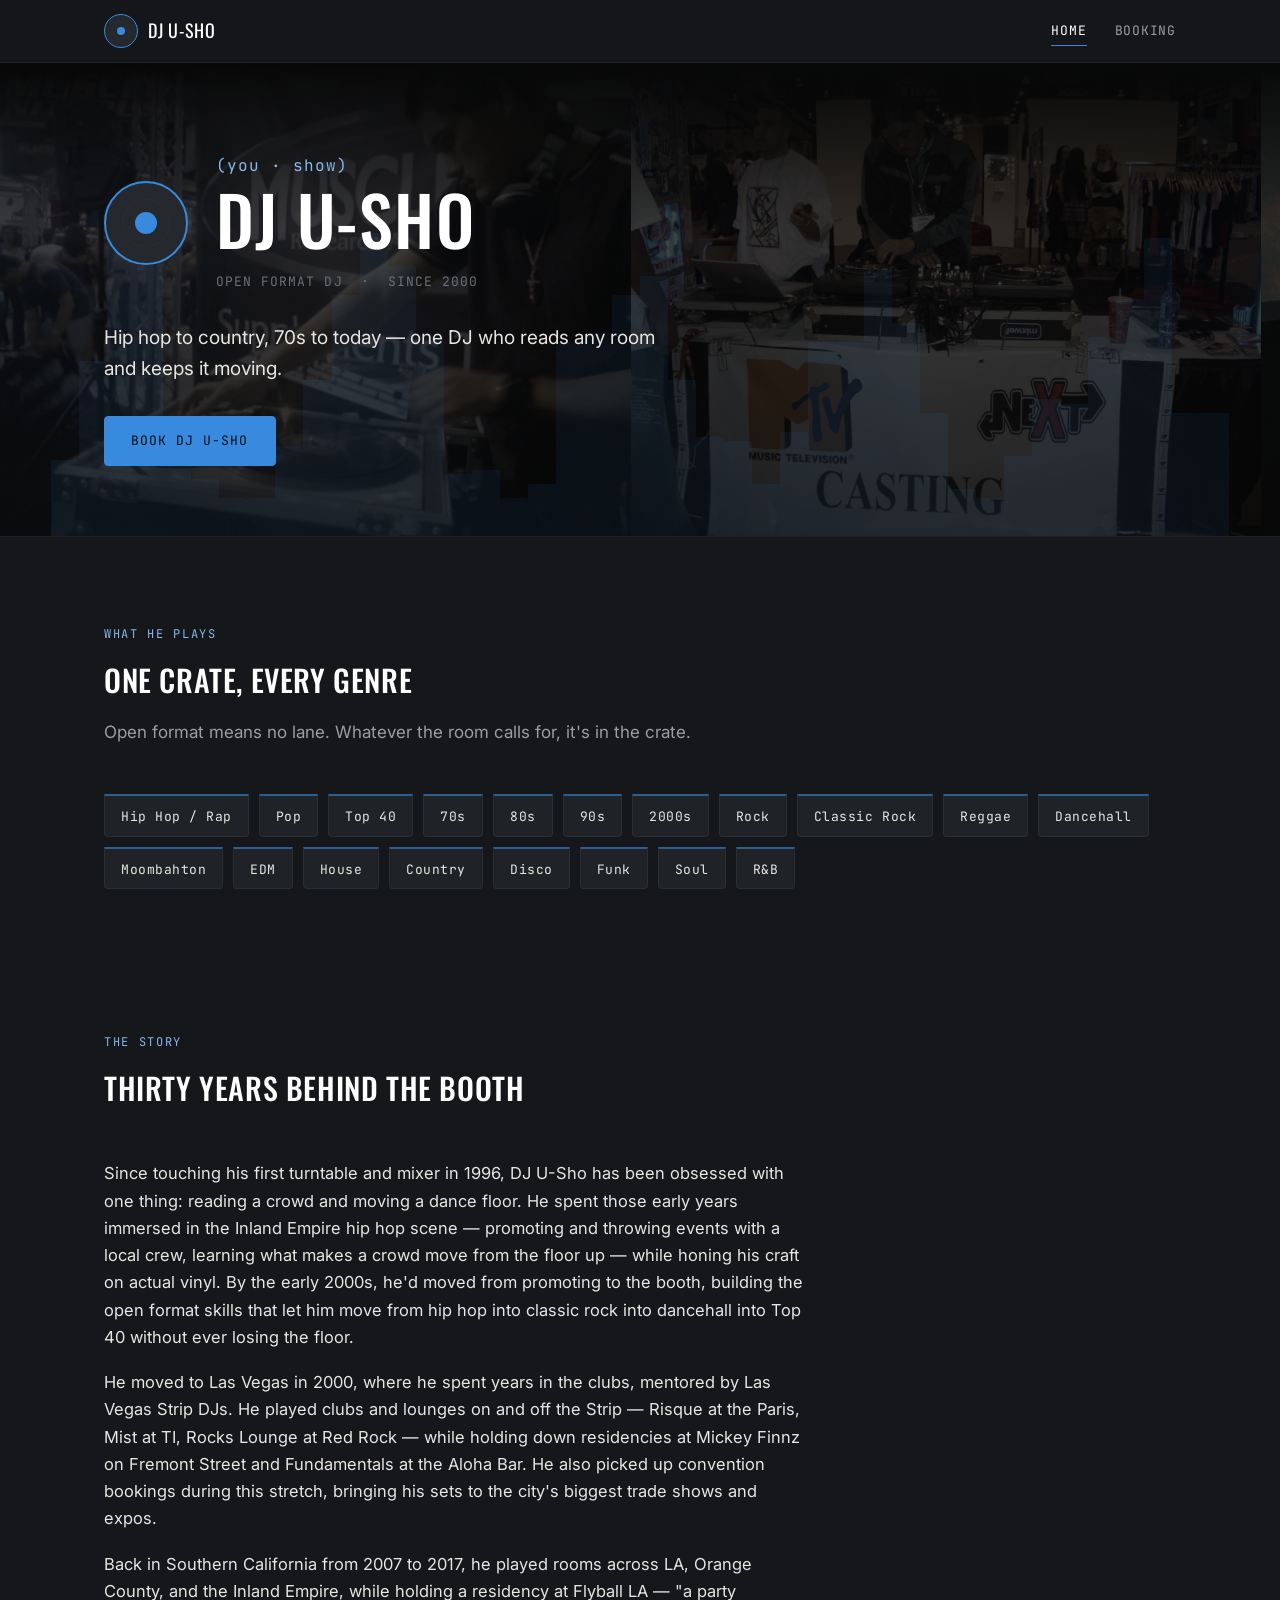
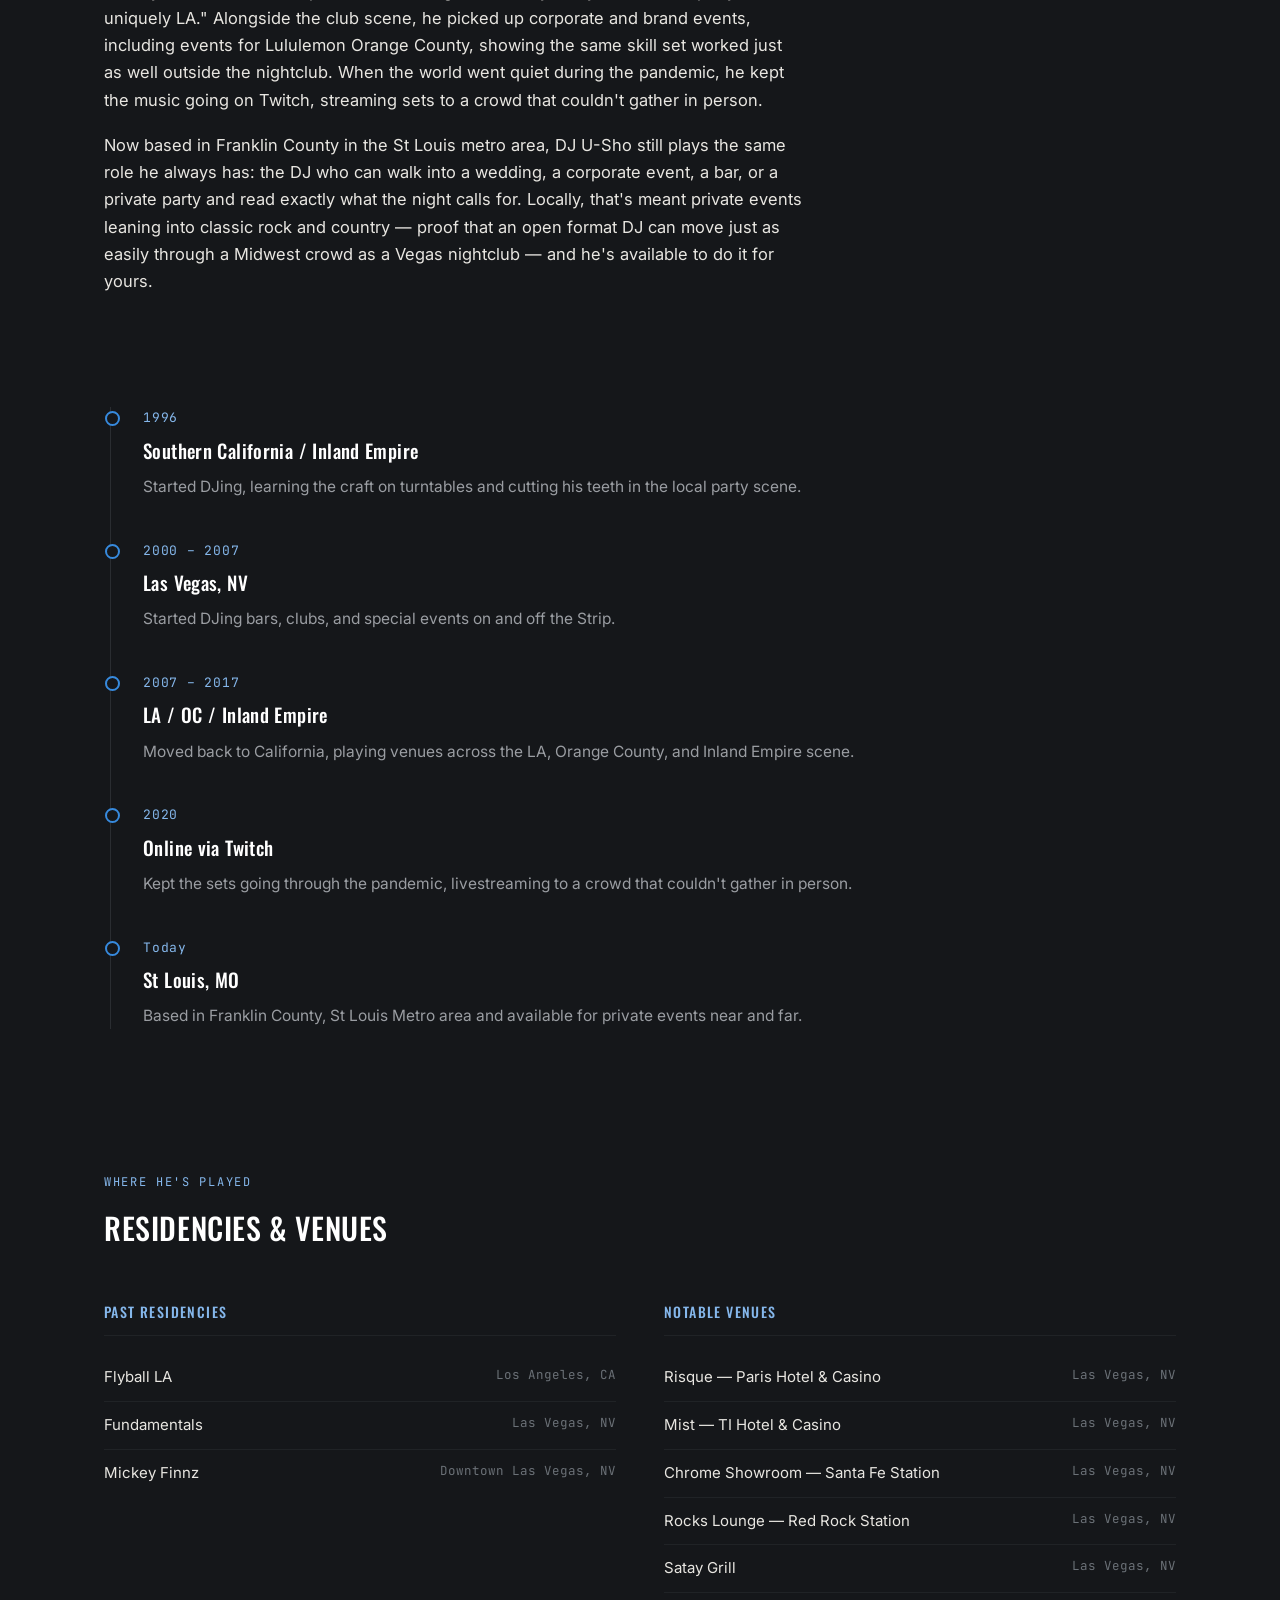
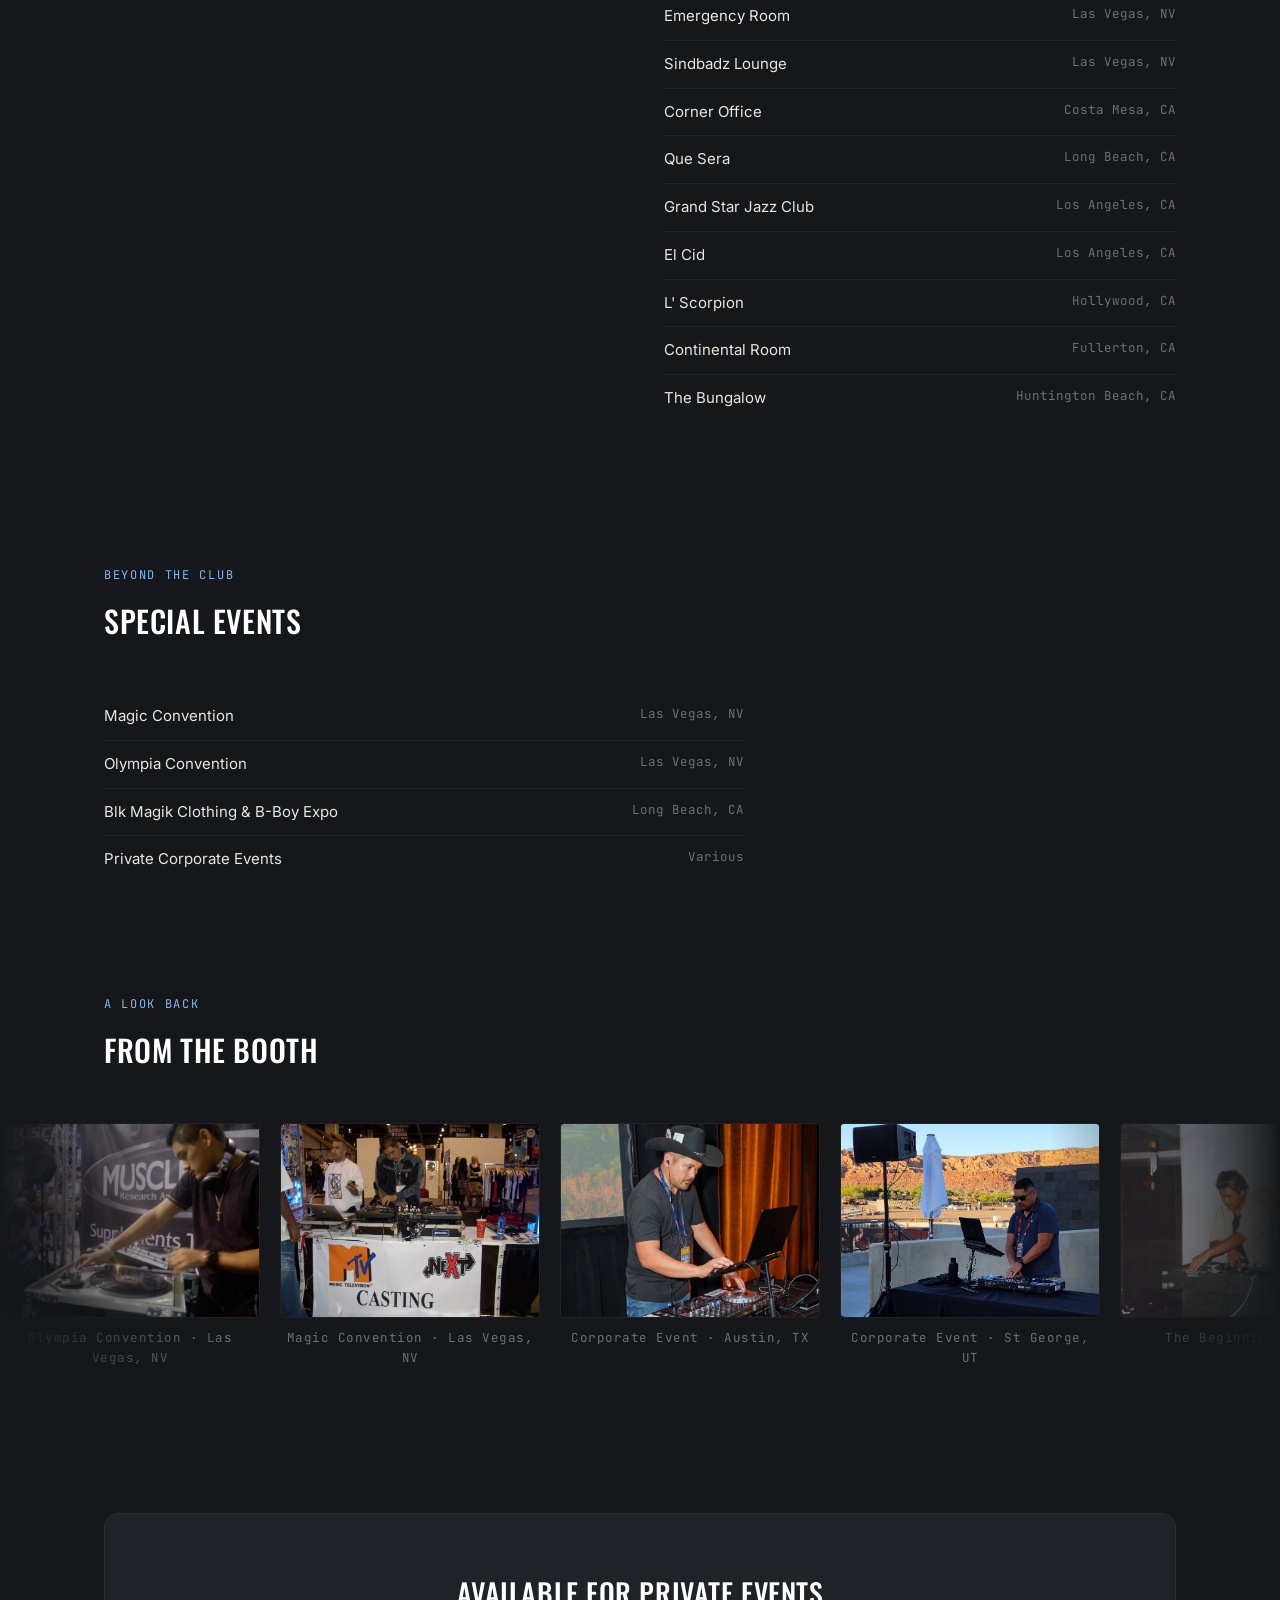
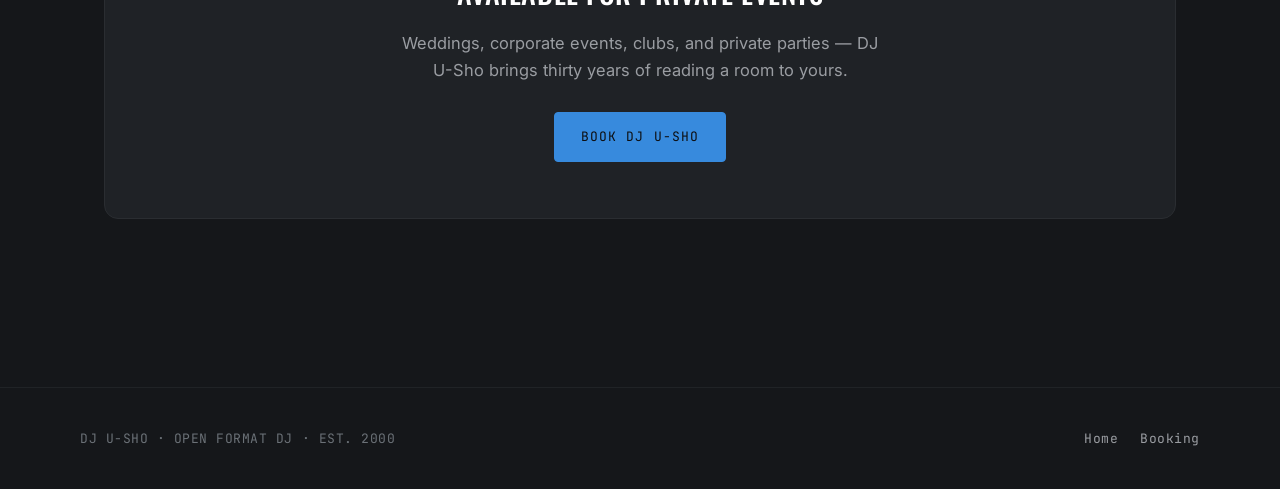
<file: index.html>
<!DOCTYPE html>
<html lang="en">
<head>
<meta charset="UTF-8">
<meta name="viewport" content="width=device-width, initial-scale=1.0">
<title>DJ U-Sho — Open Format DJ | Hip Hop, Rock, Top 40, EDM &amp; More</title>
<meta name="description" content="DJ U-Sho (pronounced 'you-show') is an open format DJ based in St Louis Metro, MO, with 25 years of experience spinning hip hop, rock, Top 40, EDM, country and more. Available for weddings, clubs, and private events.">
<link rel="preconnect" href="https://fonts.googleapis.com">
<link rel="preconnect" href="https://fonts.gstatic.com" crossorigin>
<link href="https://fonts.googleapis.com/css2?family=Oswald:wght@400;500;600&family=Inter:wght@400;500;600&family=JetBrains+Mono:wght@400;500&display=swap" rel="stylesheet">
<link rel="stylesheet" href="styles.css">
<style>

  .hero {
    padding: 90px 0 70px;
    border-bottom: 1px solid var(--border-soft);
    position: relative;
    overflow: hidden;
  }

  .hero-bg {
    position: absolute;
    inset: 0;
    z-index: 0;
    overflow: hidden;
    filter: grayscale(35%) brightness(0.55) saturate(0.8);
  }

  .hero-bg-track {
    display: flex;
    height: 100%;
    width: max-content;
    animation: hero-bg-scroll 60s linear infinite;
  }

  .hero-bg-track img {
    height: 100%;
    width: auto;
    object-fit: cover;
    display: block;
  }

  @keyframes hero-bg-scroll {
    from { transform: translateX(0); }
    to { transform: translateX(-50%); }
  }

  .hero-bg::after {
    content: '';
    position: absolute;
    inset: 0;
    background:
      linear-gradient(180deg, var(--bg-deep) 0%, rgba(13,14,16,0.55) 35%, rgba(13,14,16,0.75) 100%),
      linear-gradient(100deg, rgba(55,138,221,0.25), transparent 60%);
  }

  .hero-waveform {
    position: absolute;
    inset: 0;
    z-index: 1;
    display: flex;
    align-items: flex-end;
    justify-content: space-between;
    padding: 0 4%;
    opacity: 0.07;
    pointer-events: none;
  }

  .hero > .container {
    position: relative;
    z-index: 1;
  }

  .hero-waveform span {
    width: 2.4%;
    background: var(--accent);
    border-radius: 2px 2px 0 0;
  }

  .hero-inner {
    position: relative;
    z-index: 1;
    display: flex;
    align-items: center;
    gap: 28px;
    flex-wrap: wrap;
  }

  .hero-text h1 {
    font-size: clamp(40px, 7vw, 68px);
    line-height: 1;
    margin-bottom: 14px;
  }

  .hero-pronounce {
    font-family: var(--font-mono);
    font-size: 16px;
    color: var(--accent-text-on-dark);
    letter-spacing: 0.06em;
    margin-bottom: 6px;
    display: block;
  }

  .hero-meta {
    font-family: var(--font-mono);
    font-size: 13px;
    color: var(--text-tertiary);
    letter-spacing: 0.08em;
    text-transform: uppercase;
  }

  .hero-sub {
    margin-top: 28px;
    font-size: 19px;
    color: var(--text);
    max-width: 560px;
  }

  .hero-cta-row {
    margin-top: 32px;
    display: flex;
    gap: 14px;
    flex-wrap: wrap;
  }

  .crate {
    display: flex;
    flex-wrap: wrap;
    gap: 10px;
  }

  .crate-tab {
    font-family: var(--font-mono);
    font-size: 13px;
    letter-spacing: 0.04em;
    color: var(--text);
    background: var(--surface);
    border: 1px solid var(--border);
    border-top: 2px solid var(--accent-dim);
    padding: 10px 16px 8px;
    border-radius: 0 0 var(--radius-sm) var(--radius-sm);
    transition: border-color 0.15s, color 0.15s;
  }

  .crate-tab:hover {
    border-top-color: var(--accent);
    color: #fff;
  }

  .timeline {
    border-left: 1px solid var(--border);
    margin-left: 6px;
  }

  .timeline-item {
    position: relative;
    padding: 0 0 40px 32px;
  }

  .timeline-item:last-child { padding-bottom: 0; }

  .timeline-item::before {
    content: '';
    position: absolute;
    left: -6px;
    top: 4px;
    width: 11px;
    height: 11px;
    border-radius: 50%;
    background: var(--bg);
    border: 2px solid var(--accent);
  }

  .timeline-year {
    font-family: var(--font-mono);
    font-size: 13px;
    color: var(--accent-text-on-dark);
    letter-spacing: 0.06em;
    margin-bottom: 6px;
    display: block;
  }

  .timeline-item h3 {
    font-size: 19px;
    margin-bottom: 8px;
    text-transform: none;
  }

  .timeline-item p { font-size: 15.5px; }

  .bio-text p {
    font-size: 16.5px;
    color: var(--text);
    max-width: 700px;
  }

  .list-grid {
    display: grid;
    grid-template-columns: 1fr 1fr;
    gap: 48px;
  }

  @media (max-width: 720px) {
    .list-grid { grid-template-columns: 1fr; gap: 32px; }
  }

  .list-block h3 {
    font-size: 14px;
    letter-spacing: 0.1em;
    color: var(--accent-text-on-dark);
    margin-bottom: 18px;
    padding-bottom: 12px;
    border-bottom: 1px solid var(--border-soft);
  }

  .plain-list {
    list-style: none;
    margin: 0;
    padding: 0;
  }

  .plain-list li {
    padding: 11px 0;
    border-bottom: 1px solid var(--border-soft);
    font-size: 15px;
    color: var(--text);
    display: flex;
    justify-content: space-between;
    gap: 12px;
  }

  .plain-list li:last-child { border-bottom: none; }

  .plain-list .loc {
    font-family: var(--font-mono);
    font-size: 12.5px;
    color: var(--text-tertiary);
    text-align: right;
    white-space: nowrap;
  }

  .cta-band {
    background: var(--surface);
    border-radius: var(--radius-lg);
    padding: 56px 48px;
    text-align: center;
    border: 1px solid var(--border);
  }

  .cta-band h2 { font-size: 28px; margin-bottom: 14px; }
  .cta-band p { font-size: 16.5px; max-width: 480px; margin: 0 auto 28px; }

  @media (max-width: 600px) {
    .cta-band { padding: 40px 24px; }
  }

  .photo-teaser-grid {
    display: grid;
    grid-template-columns: repeat(4, 1fr);
    gap: 10px;
  }

  .photo-teaser-grid img {
    width: 100%;
    height: 160px;
    object-fit: cover;
    border-radius: var(--radius-sm);
    filter: grayscale(15%);
    transition: filter 0.2s;
  }

  .photo-teaser-grid a:hover img { filter: grayscale(0%); }

  @media (max-width: 720px) {
    .photo-teaser-grid { grid-template-columns: repeat(2, 1fr); }
  }

  .carousel {
    overflow: hidden;
    position: relative;
    mask-image: linear-gradient(to right, transparent, #000 18%, #000 82%, transparent);
  }

  .carousel-track {
    display: flex;
    gap: 20px;
    width: max-content;
    animation: carousel-scroll 30s linear infinite;
  }

  .carousel:hover .carousel-track {
    animation-play-state: paused;
  }

  @keyframes carousel-scroll {
    from { transform: translateX(0); }
    to { transform: translateX(-50%); }
  }

  .carousel-item {
    flex: 0 0 auto;
    width: 260px;
  }

  .carousel-item img {
    width: 100%;
    aspect-ratio: 4/3;
    object-fit: cover;
    background: var(--surface);
    border: 1px solid var(--border-soft);
    border-radius: var(--radius-sm);
    display: block;
  }

  .carousel-caption {
    margin-top: 10px;
    font-family: var(--font-mono);
    font-size: 12.5px;
    letter-spacing: 0.04em;
    color: var(--text-tertiary);
    text-align: center;
  }

  @media (max-width: 600px) {
    .carousel-item { width: 200px; }
    .carousel-item img { height: 150px; }
  }
</style>
</head>
<body>

<header class="site-header">
  <nav class="nav">
    <a href="index.html" class="nav-brand">
      <span class="record-mark"><span class="ring"><span class="dot"></span></span></span>
      DJ U-Sho
    </a>
    <button class="nav-toggle" aria-label="Toggle menu" aria-expanded="false" id="navToggle">&#9776;</button>
    <ul class="nav-links" id="navLinks">
      <li><a href="index.html" class="active">Home</a></li>
      <li><a href="contact.html">Booking</a></li>
    </ul>
  </nav>
</header>

<section class="hero">
  <div class="hero-bg" aria-hidden="true">
    <div class="hero-bg-track">
      <img src="images/Olympia_Conv.jpg" alt="">
      <img src="images/Magic_Convention.JPG" alt="">
      <img src="images/Priv_Austin.jpg" alt="">
      <img src="images/Prov_StGeorge.jpg" alt="">
      <img src="images/FlyBallLA.jpg" alt="">
      <img src="images/Myst_LV.JPG" alt="">
      <img src="images/Bungalow.jpg" alt="">
      <img src="images/Lululemon.JPG" alt="">
      <img src="images/Olympia_Conv.jpg" alt="">
      <img src="images/Magic_Convention.JPG" alt="">
      <img src="images/Priv_Austin.jpg" alt="">
      <img src="images/Prov_StGeorge.jpg" alt="">
      <img src="images/FlyBallLA.jpg" alt="">
      <img src="images/Myst_LV.JPG" alt="">
      <img src="images/Bungalow.jpg" alt="">
      <img src="images/Lululemon.JPG" alt="">
    </div>
  </div>
  <div class="hero-waveform" aria-hidden="true" id="heroWaveform"></div>
  <div class="container hero-inner">
    <span class="record-mark lg spin" aria-hidden="true"><span class="ring"><span class="dot"></span></span></span>
    <div class="hero-text">
      <span class="hero-pronounce">(you &middot; show)</span>
      <h1>DJ U&#8209;Sho</h1>
      <span class="hero-meta">Open format DJ &nbsp;&middot;&nbsp; Since 2000</span>
    </div>
  </div>
  <div class="container">
    <p class="hero-sub">Hip hop to country, 70s to today — one DJ who reads any room and keeps it moving.</p>
    <div class="hero-cta-row">
      <a href="contact.html" class="btn primary">Book DJ U-Sho</a>
    </div>
  </div>
</section>

<section>
  <div class="container">
    <div class="section-head">
      <span class="eyebrow">What he plays</span>
      <h2>One crate, every genre</h2>
      <p>Open format means no lane. Whatever the room calls for, it's in the crate.</p>
    </div>
    <div class="crate">
      <span class="crate-tab">Hip Hop / Rap</span>
      <span class="crate-tab">Pop</span>
      <span class="crate-tab">Top 40</span>
      <span class="crate-tab">70s</span>
      <span class="crate-tab">80s</span>
      <span class="crate-tab">90s</span>
      <span class="crate-tab">2000s</span>
      <span class="crate-tab">Rock</span>
      <span class="crate-tab">Classic Rock</span>
      <span class="crate-tab">Reggae</span>
      <span class="crate-tab">Dancehall</span>
      <span class="crate-tab">Moombahton</span>
      <span class="crate-tab">EDM</span>
      <span class="crate-tab">House</span>
      <span class="crate-tab">Country</span>
      <span class="crate-tab">Disco</span>
      <span class="crate-tab">Funk</span>
      <span class="crate-tab">Soul</span>
      <span class="crate-tab">R&amp;B</span>
    </div>
  </div>
</section>

<section class="tight">
  <div class="container">
    <div class="section-head">
      <span class="eyebrow">The story</span>
      <h2>Thirty years behind the booth</h2>
    </div>
<div class="bio-text">
  <p>Since touching his first turntable and mixer in 1996, DJ U-Sho has been obsessed with one thing: reading a crowd and moving a dance floor. He spent those early years immersed in the Inland Empire hip hop scene — promoting and throwing events with a local crew, learning what makes a crowd move from the floor up — while honing his craft on actual vinyl. By the early 2000s, he'd moved from promoting to the booth, building the open format skills that let him move from hip hop into classic rock into dancehall into Top 40 without ever losing the floor.</p>
  <p>He moved to Las Vegas in 2000, where he spent years in the clubs, mentored by Las Vegas Strip DJs. He played clubs and lounges on and off the Strip — Risque at the Paris, Mist at TI, Rocks Lounge at Red Rock — while holding down residencies at Mickey Finnz on Fremont Street and Fundamentals at the Aloha Bar. He also picked up convention bookings during this stretch, bringing his sets to the city's biggest trade shows and expos.</p>
  <p>Back in Southern California from 2007 to 2017, he played rooms across LA, Orange County, and the Inland Empire, while holding a residency at Flyball LA — "a party uniquely LA." Alongside the club scene, he picked up corporate and brand events, including events for Lululemon Orange County, showing the same skill set worked just as well outside the nightclub. When the world went quiet during the pandemic, he kept the music going on Twitch, streaming sets to a crowd that couldn't gather in person.</p>
  <p>Now based in Franklin County in the St Louis metro area, DJ U-Sho still plays the same role he always has: the DJ who can walk into a wedding, a corporate event, a bar, or a private party and read exactly what the night calls for. Locally, that's meant private events leaning into classic rock and country — proof that an open format DJ can move just as easily through a Midwest crowd as a Vegas nightclub — and he's available to do it for yours.</p>
</div>
  </div>
</section>

<section class="tight">
  <div class="container">
    <div class="timeline">
      <div class="timeline-item">
        <span class="timeline-year">1996</span>
        <h3>Southern California / Inland Empire</h3>
        <p>Started DJing, learning the craft on turntables and cutting his teeth in the local party scene.</p>
      </div>
      <div class="timeline-item">
        <span class="timeline-year">2000 &ndash; 2007</span>
        <h3>Las Vegas, NV</h3>
        <p>Started DJing bars, clubs, and special events on and off the Strip.</p>
      </div>
      <div class="timeline-item">
        <span class="timeline-year">2007 &ndash; 2017</span>
        <h3>LA / OC / Inland Empire</h3>
        <p>Moved back to California, playing venues across the LA, Orange County, and Inland Empire scene.</p>
      </div>
      <div class="timeline-item">
        <span class="timeline-year">2020</span>
        <h3>Online via Twitch</h3>
        <p>Kept the sets going through the pandemic, livestreaming to a crowd that couldn't gather in person.</p>
      </div>
      <div class="timeline-item">
        <span class="timeline-year">Today</span>
        <h3>St Louis, MO</h3>
        <p>Based in Franklin County, St Louis Metro area and available for private events near and far.</p>
      </div>
    </div>
  </div>
</section>

<section>
  <div class="container">
    <div class="section-head">
      <span class="eyebrow">Where he's played</span>
      <h2>Residencies &amp; venues</h2>
    </div>
    <div class="list-grid">
      <div class="list-block">
        <h3>Past residencies</h3>
        <ul class="plain-list">
          <li><span>Flyball LA</span><span class="loc">Los Angeles, CA</span></li>
          <li><span>Fundamentals</span><span class="loc">Las Vegas, NV</span></li>
          <li><span>Mickey Finnz</span><span class="loc">Downtown Las Vegas, NV</span></li>
        </ul>
      </div>
      <div class="list-block">
        <h3>Notable venues</h3>
        <ul class="plain-list">
          <li><span>Risque &mdash; Paris Hotel &amp; Casino</span><span class="loc">Las Vegas, NV</span></li>
          <li><span>Mist &mdash; TI Hotel &amp; Casino</span><span class="loc">Las Vegas, NV</span></li>
          <li><span>Chrome Showroom &mdash; Santa Fe Station</span><span class="loc">Las Vegas, NV</span></li>
          <li><span>Rocks Lounge &mdash; Red Rock Station</span><span class="loc">Las Vegas, NV</span></li>
          <li><span>Satay Grill</span><span class="loc">Las Vegas, NV</span></li>
          <li><span>Emergency Room</span><span class="loc">Las Vegas, NV</span></li>
          <li><span>Sindbadz Lounge</span><span class="loc">Las Vegas, NV</span></li>
          <li><span>Corner Office</span><span class="loc">Costa Mesa, CA</span></li>
          <li><span>Que Sera</span><span class="loc">Long Beach, CA</span></li>
          <li><span>Grand Star Jazz Club</span><span class="loc">Los Angeles, CA</span></li>
          <li><span>El Cid</span><span class="loc">Los Angeles, CA</span></li>
          <li><span>L' Scorpion</span><span class="loc">Hollywood, CA</span></li>
          <li><span>Continental Room</span><span class="loc">Fullerton, CA</span></li>
          <li><span>The Bungalow</span><span class="loc">Huntington Beach, CA</span></li>
        </ul>
      </div>
    </div>
  </div>
</section>

<section class="tight">
  <div class="container">
    <div class="section-head">
      <span class="eyebrow">Beyond the club</span>
      <h2>Special events</h2>
    </div>
    <ul class="plain-list" style="max-width: 640px;">
      <li><span>Magic Convention</span><span class="loc">Las Vegas, NV</span></li>
      <li><span>Olympia Convention</span><span class="loc">Las Vegas, NV</span></li>
      <li><span>Blk Magik Clothing &amp; B-Boy Expo</span><span class="loc">Long Beach, CA</span></li>
      <li><span>Private Corporate Events</span><span class="loc">Various</span></li>
    </ul>
  </div>
</section>


<section class="tight">
  <div class="container">
    <div class="section-head">
      <span class="eyebrow">A look back</span>
      <h2>From the booth</h2>
    </div>
  </div>
  <div class="carousel">
    <div class="carousel-track">
      <div class="carousel-item">
        <img src="images/Olympia_Conv.jpg" alt="DJ U-Sho at the Olympia Convention in Las Vegas, NV" loading="lazy">
        <p class="carousel-caption">Olympia Convention &middot; Las Vegas, NV</p>
      </div>
      <div class="carousel-item">
        <img src="images/Magic_Convention.JPG" alt="DJ U-Sho at the Magic Convention in Las Vegas, NV" loading="lazy">
        <p class="carousel-caption">Magic Convention &middot; Las Vegas, NV</p>
      </div>
      <div class="carousel-item">
        <img src="images/Priv_Austin.jpg" alt="DJ U-Sho at a corporate event in Austin, TX" loading="lazy">
        <p class="carousel-caption">Corporate Event &middot; Austin, TX</p>
      </div>
      <div class="carousel-item">
        <img src="images/Prov_StGeorge.jpg" alt="DJ U-Sho at a corporate event in St George, UT" loading="lazy">
        <p class="carousel-caption">Corporate Event &middot; St George, UT</p>
      </div>
      <div class="carousel-item">
        <img src="images/Beginning1996.jpg" alt="DJ U-Sho's earliest known DJ photo from 1996" loading="lazy">
        <p class="carousel-caption">The Beginning &middot; 1996</p>
      </div>
      <div class="carousel-item">
        <img src="images/FlyBallLA.jpg" alt="DJ U-Sho at Fly Ball LA in Los Angeles, CA" loading="lazy">
        <p class="carousel-caption">Fly Ball LA &middot; Los Angeles, CA</p>
      </div>
      <div class="carousel-item">
        <img src="images/Myst_LV.JPG" alt="DJ U-Sho at Myst Lounge in Las Vegas, NV" loading="lazy">
        <p class="carousel-caption">Myst Lounge &middot; Las Vegas, NV</p>
      </div>
      <div class="carousel-item">
        <img src="images/Bungalow.jpg" alt="DJ U-Sho at The Bungalow in Huntington Beach, CA" loading="lazy">
        <p class="carousel-caption">The Bungalow &middot; Huntington Beach, CA</p>
      </div>
      <div class="carousel-item">
        <img src="images/Lululemon.JPG" alt="DJ U-Sho at a Lululemon event in Costa Mesa, CA" loading="lazy">
        <p class="carousel-caption">Lululemon Event &middot; Costa Mesa, CA</p>
      </div>
      <div class="carousel-item">
        <img src="images/Olympia_Conv.jpg" alt="DJ U-Sho at the Olympia Convention in Las Vegas, NV" loading="lazy">
        <p class="carousel-caption">Olympia Convention &middot; Las Vegas, NV</p>
      </div>
      <div class="carousel-item">
        <img src="images/Magic_Convention.JPG" alt="DJ U-Sho at the Magic Convention in Las Vegas, NV" loading="lazy">
        <p class="carousel-caption">Magic Convention &middot; Las Vegas, NV</p>
      </div>
      <div class="carousel-item">
        <img src="images/Priv_Austin.jpg" alt="DJ U-Sho at a corporate event in Austin, TX" loading="lazy">
        <p class="carousel-caption">Corporate Event &middot; Austin, TX</p>
      </div>
      <div class="carousel-item">
        <img src="images/Prov_StGeorge.jpg" alt="DJ U-Sho at a corporate event in St George, UT" loading="lazy">
        <p class="carousel-caption">Corporate Event &middot; St George, UT</p>
      </div>
      <div class="carousel-item">
        <img src="images/Beginning1996.jpg" alt="DJ U-Sho's earliest known DJ photo from 1996" loading="lazy">
        <p class="carousel-caption">The Beginning &middot; 1996</p>
      </div>
      <div class="carousel-item">
        <img src="images/FlyBallLA.jpg" alt="DJ U-Sho at Fly Ball LA in Los Angeles, CA" loading="lazy">
        <p class="carousel-caption">Fly Ball LA &middot; Los Angeles, CA</p>
      </div>
      <div class="carousel-item">
        <img src="images/Myst_LV.JPG" alt="DJ U-Sho at Myst Lounge in Las Vegas, NV" loading="lazy">
        <p class="carousel-caption">Myst Lounge &middot; Las Vegas, NV</p>
      </div>
      <div class="carousel-item">
        <img src="images/Bungalow.jpg" alt="DJ U-Sho at The Bungalow in Huntington Beach, CA" loading="lazy">
        <p class="carousel-caption">The Bungalow &middot; Huntington Beach, CA</p>
      </div>
      <div class="carousel-item">
        <img src="images/Lululemon.JPG" alt="DJ U-Sho at a Lululemon event in Costa Mesa, CA" loading="lazy">
        <p class="carousel-caption">Lululemon Event &middot; Costa Mesa, CA</p>
      </div>
    </div>
  </div>
</section>

<section>
  <div class="container">
    <div class="cta-band">
      <h2>Available for private events</h2>
      <p>Weddings, corporate events, clubs, and private parties — DJ U-Sho brings thirty years of reading a room to yours.</p>
      <a href="contact.html" class="btn primary">Book DJ U-Sho</a>
    </div>
  </div>
</section>

<footer class="site-footer">
  <div class="footer-inner">
    <span class="footer-brand">DJ U-SHO &middot; OPEN FORMAT DJ &middot; EST. 2000</span>
    <ul class="footer-links">
      <li><a href="index.html">Home</a></li>
      <li><a href="contact.html">Booking</a></li>    </ul>
  </div>
</footer>

<script>
  const toggle = document.getElementById('navToggle');
  const links = document.getElementById('navLinks');
  toggle.addEventListener('click', () => {
    const open = links.classList.toggle('open');
    toggle.setAttribute('aria-expanded', open);
  });

  const wf = document.getElementById('heroWaveform');
  if (wf) {
    const bars = 42;
    let html = '';
    for (let i = 0; i < bars; i++) {
      const h = 15 + Math.round(Math.sin(i * 0.7) * 25 + Math.random() * 30);
      html += `<span style="height:${Math.max(8, h)}%"></span>`;
    }
    wf.innerHTML = html;
  }
</script>

</body>
</html>
</file>
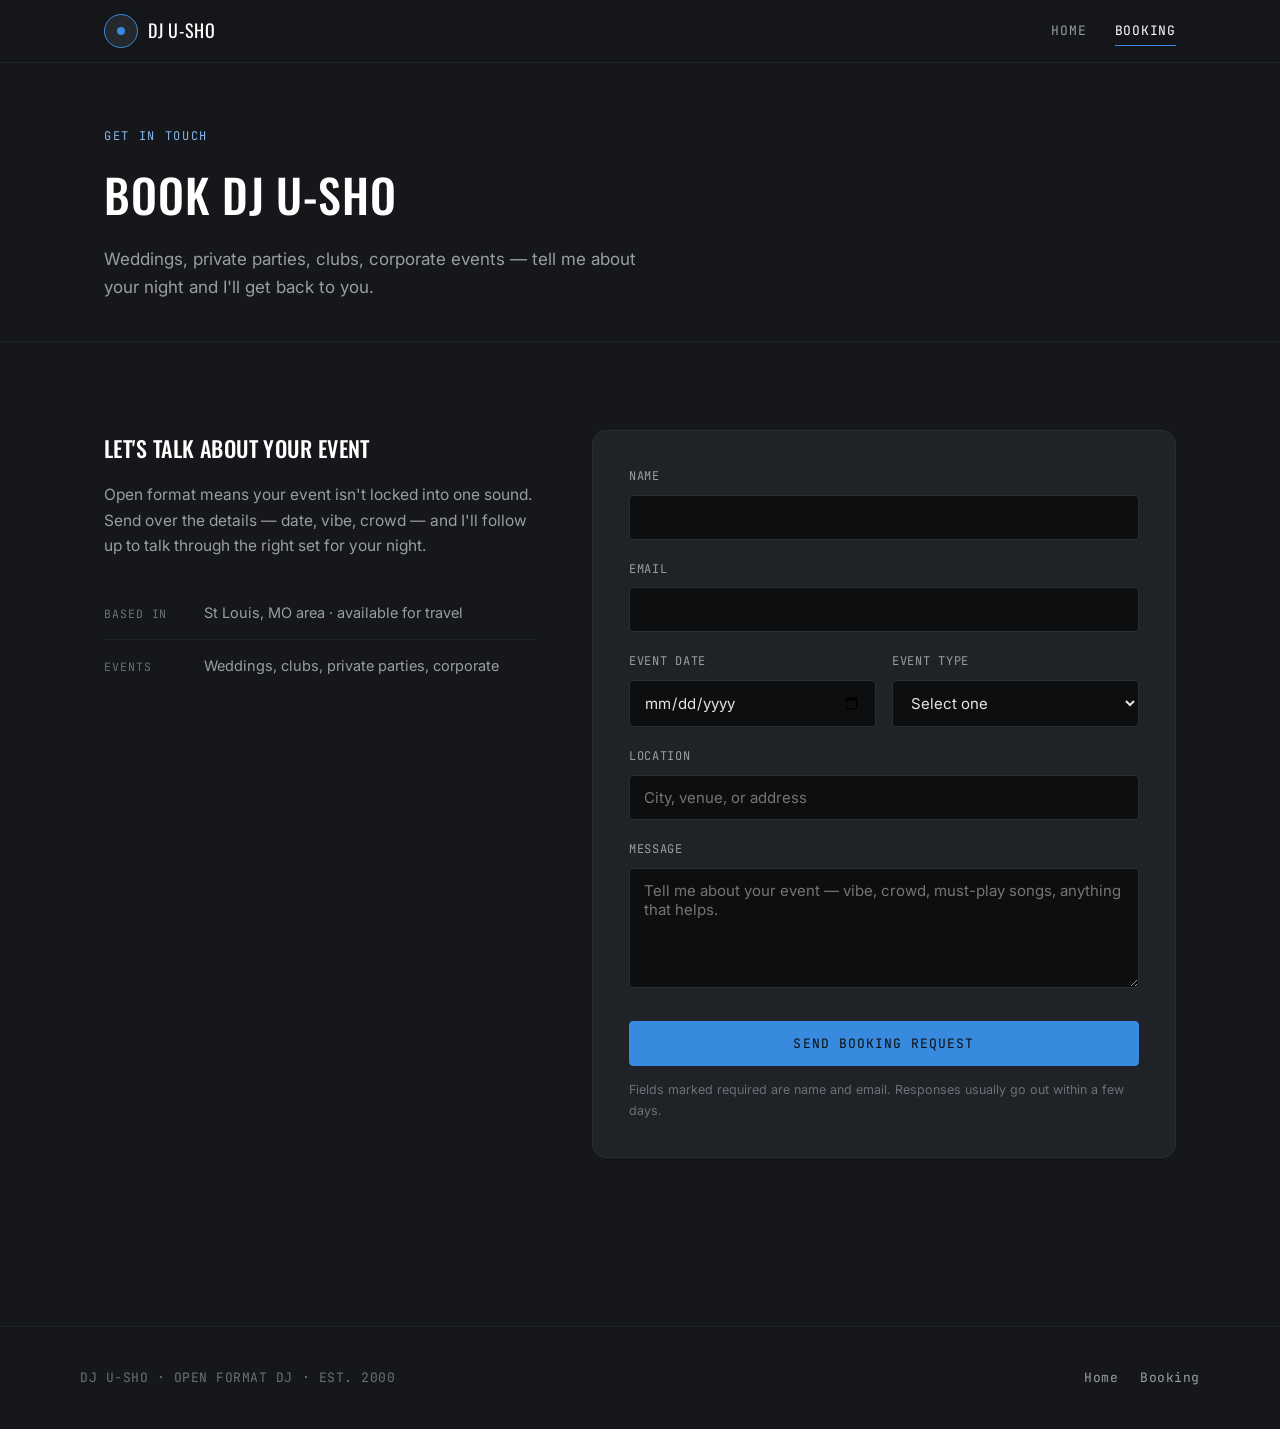
<file: contact.html>
<!DOCTYPE html>
<html lang="en">
<head>
<meta charset="UTF-8">
<meta name="viewport" content="width=device-width, initial-scale=1.0">
<title>Booking — DJ U-Sho</title>
<meta name="description" content="Book DJ U-Sho for your wedding, club night, private party, or corporate event.">
<link rel="preconnect" href="https://fonts.googleapis.com">
<link rel="preconnect" href="https://fonts.gstatic.com" crossorigin>
<link href="https://fonts.googleapis.com/css2?family=Oswald:wght@400;500;600&family=Inter:wght@400;500;600&family=JetBrains+Mono:wght@400;500&display=swap" rel="stylesheet">
<link rel="stylesheet" href="styles.css">
<style>

  .page-head {
    padding: 64px 0 40px;
    border-bottom: 1px solid var(--border-soft);
  }

  .page-head h1 { font-size: clamp(32px, 5vw, 46px); margin-bottom: 12px; }
  .page-head p { font-size: 17px; max-width: 560px; }

  .contact-layout {
    display: grid;
    grid-template-columns: 0.85fr 1.15fr;
    gap: 56px;
    align-items: start;
  }

  @media (max-width: 800px) {
    .contact-layout { grid-template-columns: 1fr; gap: 40px; }
  }

  .contact-side h2 { font-size: 22px; margin-bottom: 16px; }
  .contact-side p { font-size: 15.5px; }

  .contact-detail-list {
    list-style: none;
    margin: 28px 0 0;
    padding: 0;
  }

  .contact-detail-list li {
    display: flex;
    align-items: baseline;
    gap: 10px;
    padding: 14px 0;
    border-top: 1px solid var(--border-soft);
    font-size: 14.5px;
    color: var(--text-secondary);
  }

  .contact-detail-list li:first-child { border-top: none; }

  .contact-detail-list .label {
    font-family: var(--font-mono);
    font-size: 11.5px;
    letter-spacing: 0.08em;
    text-transform: uppercase;
    color: var(--text-tertiary);
    min-width: 90px;
  }

  form { background: var(--surface); border: 1px solid var(--border); border-radius: var(--radius-lg); padding: 36px; }

  @media (max-width: 480px) { form { padding: 24px; } }

  .field { margin-bottom: 20px; }
  .field label {
    display: block;
    font-family: var(--font-mono);
    font-size: 12px;
    letter-spacing: 0.06em;
    text-transform: uppercase;
    color: var(--text-secondary);
    margin-bottom: 8px;
  }

  .field input,
  .field select,
  .field textarea {
    width: 100%;
    background: var(--bg-deep);
    border: 1px solid var(--border);
    border-radius: var(--radius-sm);
    color: var(--text);
    padding: 12px 14px;
    font-family: var(--font-body);
    font-size: 15px;
  }

  .field input:focus,
  .field select:focus,
  .field textarea:focus {
    border-color: var(--accent);
    outline: none;
  }

  .field textarea { min-height: 120px; resize: vertical; }

  .row-2 {
    display: grid;
    grid-template-columns: 1fr 1fr;
    gap: 16px;
  }

  @media (max-width: 480px) { .row-2 { grid-template-columns: 1fr; } }

  .form-submit {
    width: 100%;
    justify-content: center;
    margin-top: 6px;
  }

  .form-status {
    margin-top: 16px;
    padding: 14px 16px;
    border-radius: var(--radius-sm);
    background: rgba(55, 138, 221, 0.12);
    border: 1px solid var(--accent-dim);
    color: var(--accent-text-on-dark);
    font-size: 14px;
    display: none;
  }

  .form-status.show { display: block; }

  .form-note {
    font-size: 12.5px;
    color: var(--text-tertiary);
    margin-top: 14px;
  }
</style>
</head>
<body>

<header class="site-header">
  <nav class="nav">
    <a href="index.html" class="nav-brand">
      <span class="record-mark"><span class="ring"><span class="dot"></span></span></span>
      DJ U-Sho
    </a>
    <button class="nav-toggle" aria-label="Toggle menu" aria-expanded="false" id="navToggle">&#9776;</button>
    <ul class="nav-links" id="navLinks">
      <li><a href="index.html">Home</a></li>
      <li><a href="contact.html" class="active">Booking</a></li>
    </ul>
  </nav>
</header>

<section class="page-head">
  <div class="container">
    <span class="eyebrow">Get in touch</span>
    <h1>Book DJ U-Sho</h1>
    <p>Weddings, private parties, clubs, corporate events — tell me about your night and I'll get back to you.</p>
  </div>
</section>

<section>
  <div class="container">
    <div class="contact-layout">

      <div class="contact-side">
        <h2>Let's talk about your event</h2>
        <p>Open format means your event isn't locked into one sound. Send over the details — date, vibe, crowd — and I'll follow up to talk through the right set for your night.</p>

        <ul class="contact-detail-list">
          <li><span class="label">Based in</span><span>St Louis, MO area &middot; available for travel</span></li>
          <li><span class="label">Events</span><span>Weddings, clubs, private parties, corporate</span></li>
        </ul>
      </div>

      <form id="bookingForm" action="https://formspree.io/f/mgojzpzq" method="POST">
        <input type="hidden" name="_subject" value="New booking request from DJ U-Sho website">
        <input type="text" name="_gotcha" style="display:none" tabindex="-1" autocomplete="off">
        <div class="field">
          <label for="name">Name</label>
          <input type="text" id="name" name="name" required>
        </div>
        <div class="field">
          <label for="email">Email</label>
          <input type="email" id="email" name="email" required>
        </div>
        <div class="row-2">
          <div class="field">
            <label for="eventDate">Event date</label>
            <input type="date" id="eventDate" name="eventDate">
          </div>
          <div class="field">
            <label for="eventType">Event type</label>
            <select id="eventType" name="eventType">
              <option value="">Select one</option>
              <option value="wedding">Wedding</option>
              <option value="club">Club night</option>
              <option value="private">Private party</option>
              <option value="corporate">Corporate</option>
              <option value="other">Other</option>
            </select>
          </div>
        </div>
        <div class="field">
          <label for="location">Location</label>
          <input type="text" id="location" name="location" placeholder="City, venue, or address">
        </div>
        <div class="field">
          <label for="message">Message</label>
          <textarea id="message" name="message" placeholder="Tell me about your event — vibe, crowd, must-play songs, anything that helps."></textarea>
        </div>
        <button type="submit" class="btn primary form-submit">Send booking request</button>
        <p class="form-status" id="formStatus">Thanks — your message has been sent. I'll get back to you within a few days.</p>
        <p class="form-status" id="formError" style="background: rgba(220,53,69,0.12); border-color: #dc3545;">Something went wrong sending your message. Please try again.</p>
        <p class="form-note">Fields marked required are name and email. Responses usually go out within a few days.</p>
      </form>

    </div>
  </div>
</section>

<footer class="site-footer">
  <div class="footer-inner">
    <span class="footer-brand">DJ U-SHO &middot; OPEN FORMAT DJ &middot; EST. 2000</span>
    <ul class="footer-links">
      <li><a href="index.html">Home</a></li>
      <li><a href="contact.html">Booking</a></li>    </ul>
  </div>
</footer>

<script>
  const toggle = document.getElementById('navToggle');
  const links = document.getElementById('navLinks');
  toggle.addEventListener('click', () => {
    const open = links.classList.toggle('open');
    toggle.setAttribute('aria-expanded', open);
  });

  const form = document.getElementById('bookingForm');
  const status = document.getElementById('formStatus');
  const error = document.getElementById('formError');
  form.addEventListener('submit', function (e) {
    e.preventDefault();
    status.classList.remove('show');
    error.classList.remove('show');
    fetch(form.action, {
      method: 'POST',
      body: new FormData(form),
      headers: { 'Accept': 'application/json' }
    })
      .then((response) => {
        if (response.ok) {
          status.classList.add('show');
          form.reset();
        } else {
          error.classList.add('show');
        }
      })
      .catch(() => error.classList.add('show'));
  });
</script>

</body>
</html>
</file>
<file: styles.css>
/* ============================================
   DJ U-SHO — Shared Styles
   Palette: charcoal base, blue signal accent
   Type: Oswald (display/condensed) + Inter (body) + JetBrains Mono (labels)
   ============================================ */

:root {
  --bg: #15171a;
  --bg-deep: #0d0e10;
  --surface: #1f2226;
  --surface-raised: #25292e;
  --border: #2a2d31;
  --border-soft: #202326;
  --text: #e8e6e1;
  --text-secondary: #9a9da2;
  --text-tertiary: #6b7177;
  --accent: #378ADD;
  --accent-dim: #2a5f8f;
  --accent-bright: #5DA3EA;
  --accent-text-on-dark: #85B7EB;

  --font-display: 'Oswald', 'Arial Narrow', sans-serif;
  --font-body: 'Inter', -apple-system, BlinkMacSystemFont, 'Segoe UI', sans-serif;
  --font-mono: 'JetBrains Mono', 'Courier New', monospace;

  --radius-sm: 4px;
  --radius-md: 8px;
  --radius-lg: 14px;

  --max-width: 1120px;
}

* { box-sizing: border-box; }

html { scroll-behavior: smooth; }

@media (prefers-reduced-motion: reduce) {
  html { scroll-behavior: auto; }
  *:not(.carousel-track):not(.hero-bg-track) { animation-duration: 0.01ms !important; animation-iteration-count: 1 !important; transition-duration: 0.01ms !important; }
}

body {
  margin: 0;
  background: var(--bg);
  color: var(--text);
  font-family: var(--font-body);
  font-size: 16px;
  line-height: 1.65;
  -webkit-font-smoothing: antialiased;
}

img { max-width: 100%; display: block; }

a { color: var(--accent-text-on-dark); text-decoration: none; }
a:hover { color: var(--accent-bright); }

a:focus-visible,
button:focus-visible,
input:focus-visible,
select:focus-visible,
textarea:focus-visible {
  outline: 2px solid var(--accent);
  outline-offset: 2px;
}

h1, h2, h3 {
  font-family: var(--font-display);
  font-weight: 500;
  text-transform: uppercase;
  letter-spacing: 0.02em;
  margin: 0;
  color: #fff;
}

p { margin: 0 0 1.1em; color: var(--text-secondary); }
p:last-child { margin-bottom: 0; }

.container {
  max-width: var(--max-width);
  margin: 0 auto;
  padding: 0 24px;
}

.eyebrow {
  font-family: var(--font-mono);
  font-size: 12px;
  letter-spacing: 0.14em;
  text-transform: uppercase;
  color: var(--accent-text-on-dark);
  margin: 0 0 10px;
  display: block;
}

/* ---------- Nav ---------- */
.site-header {
  position: sticky;
  top: 0;
  z-index: 50;
  background: rgba(21, 23, 26, 0.92);
  backdrop-filter: blur(8px);
  border-bottom: 1px solid var(--border-soft);
}

.nav {
  display: flex;
  align-items: center;
  justify-content: space-between;
  padding: 14px 24px;
  max-width: var(--max-width);
  margin: 0 auto;
  position: relative;
}

.nav-brand {
  display: flex;
  align-items: center;
  gap: 10px;
  color: #fff;
  font-family: var(--font-display);
  font-size: 18px;
  letter-spacing: 0.04em;
  text-transform: uppercase;
}

.nav-brand:hover { color: #fff; }

.nav-links {
  display: flex;
  gap: 28px;
  list-style: none;
  margin: 0;
  padding: 0;
  font-family: var(--font-mono);
  font-size: 13px;
  letter-spacing: 0.06em;
  text-transform: uppercase;
}

.nav-links a {
  color: var(--text-secondary);
  padding: 6px 0;
  border-bottom: 1px solid transparent;
  transition: color 0.15s, border-color 0.15s;
}

.nav-links a:hover,
.nav-links a.active {
  color: #fff;
  border-bottom-color: var(--accent);
}

.nav-toggle {
  display: none;
  background: none;
  border: 1px solid var(--border);
  border-radius: var(--radius-sm);
  color: var(--text);
  padding: 8px 10px;
  font-size: 18px;
  cursor: pointer;
}

@media (max-width: 720px) {
  .nav-links {
    position: absolute;
    top: 100%;
    left: 0;
    right: 0;
    flex-direction: column;
    background: var(--bg-deep);
    border-bottom: 1px solid var(--border-soft);
    padding: 16px 24px;
    gap: 16px;
    display: none;
  }
  .nav-links.open { display: flex; }
  .nav-toggle { display: block; }
}

/* ---------- Record mark ---------- */
.record-mark {
  width: 34px;
  height: 34px;
  border-radius: 50%;
  background: var(--surface-raised);
  border: 1.5px solid var(--accent);
  display: flex;
  align-items: center;
  justify-content: center;
  flex-shrink: 0;
}

.record-mark .ring {
  width: 18px;
  height: 18px;
  border-radius: 50%;
  border: 1px solid var(--border);
  display: flex;
  align-items: center;
  justify-content: center;
}

.record-mark .dot {
  width: 8px;
  height: 8px;
  border-radius: 50%;
  background: var(--accent);
}

.record-mark.lg {
  width: 84px;
  height: 84px;
  border-width: 2px;
}
.record-mark.lg .ring { width: 48px; height: 48px; }
.record-mark.lg .dot { width: 22px; height: 22px; }

@keyframes spin-record {
  from { transform: rotate(0deg); }
  to { transform: rotate(360deg); }
}

.record-mark.spin .ring {
  animation: spin-record 6s linear infinite;
}

/* ---------- Buttons ---------- */
.btn {
  display: inline-flex;
  align-items: center;
  gap: 8px;
  font-family: var(--font-mono);
  font-size: 13px;
  letter-spacing: 0.08em;
  text-transform: uppercase;
  padding: 13px 26px;
  border-radius: var(--radius-sm);
  border: 1px solid var(--accent);
  color: #fff;
  background: transparent;
  cursor: pointer;
  transition: background 0.15s, color 0.15s, transform 0.1s;
}

.btn:hover {
  background: var(--accent);
  color: #0d0e10;
}

.btn:active { transform: scale(0.98); }

.btn.primary {
  background: var(--accent);
  color: #0d0e10;
}

.btn.primary:hover {
  background: var(--accent-bright);
  border-color: var(--accent-bright);
}

/* ---------- Footer ---------- */
.site-footer {
  border-top: 1px solid var(--border-soft);
  padding: 40px 24px;
  margin-top: 80px;
}

.footer-inner {
  max-width: var(--max-width);
  margin: 0 auto;
  display: flex;
  flex-wrap: wrap;
  justify-content: space-between;
  align-items: center;
  gap: 20px;
}

.footer-brand {
  font-family: var(--font-mono);
  font-size: 13px;
  color: var(--text-tertiary);
  letter-spacing: 0.04em;
}

.footer-links {
  display: flex;
  gap: 22px;
  list-style: none;
  margin: 0;
  padding: 0;
  font-family: var(--font-mono);
  font-size: 13px;
  letter-spacing: 0.04em;
}

.footer-links a { color: var(--text-secondary); }
.footer-links a:hover { color: var(--accent-text-on-dark); }

/* ---------- Section spacing ---------- */
section { padding: 88px 0; }
section.tight { padding: 56px 0; }

.section-head { max-width: 640px; margin-bottom: 48px; }
.section-head h2 { font-size: 30px; margin-bottom: 14px; }
.section-head p { font-size: 17px; }

.hr {
  border: none;
  border-top: 1px solid var(--border-soft);
  margin: 0;
}
</file>
